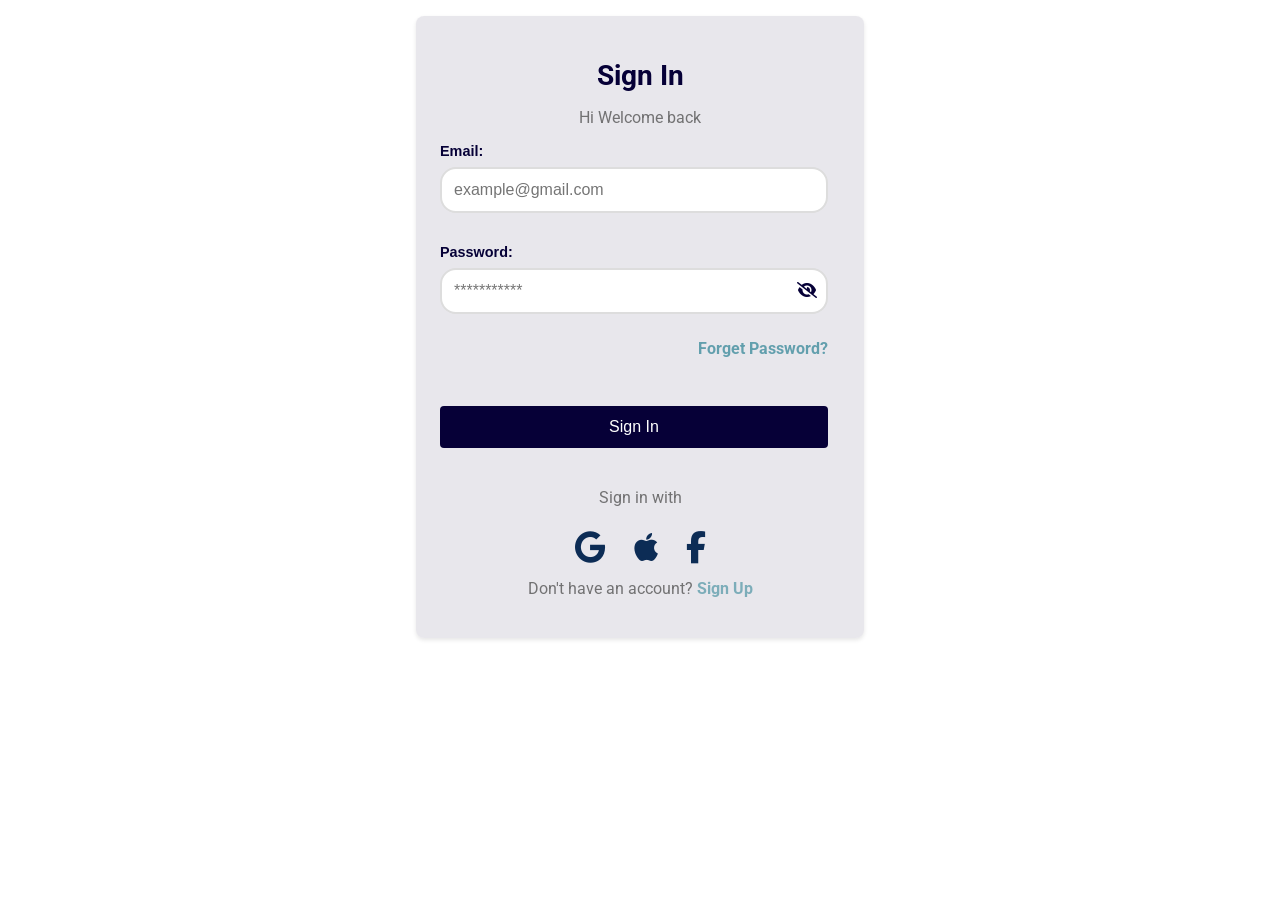
<file: forms/login.html>
<!DOCTYPE html>
<html lang="en">

<head>
    <meta charset="UTF-8">
    <meta name="viewport" content="width=device-width, initial-scale=1.0">
    <title>Sign In</title>
    <script src="login.js"></script>
    <link rel="stylesheet" href="login.css">
    <link rel="stylesheet" href="https://cdnjs.cloudflare.com/ajax/libs/font-awesome/6.5.1/css/all.min.css">
</head>

<body>
    <main>
        <h1>Sign In</h1>
        <p>Hi Welcome back</p>
        <form action="/signin" method="post">
            <label for="username" class="email">Email:</label>
            <input type="text" id="username" name="username" placeholder="example@gmail.com" required><br><br>
            <label for="password" class="password">Password:</label>
            <input type="password" id="password" name="password" placeholder="***********" required> 
            <i class="fa-duotone fa-solid fa-eye-slash"></i>    
            <i class="fa-duotone fa-solid fa-eye" style="display: none;"></i>
            <!-- <span id="togglePassword" class="eye-icon">👁️</span> -->
            <a href="passwordForget.html"><h2>Forget Password?</h2></a>
            <button type="submit">Sign In</button>
            <p>Sign in with</p>
        </form>
        <div class="social-icons">
            <i class="fa-brands fa-google"></i>
            <i class="fa-brands fa-apple"></i>
            <i class="fa-brands fa-facebook-f"></i>
        </div>
        <p>Don't have an account? <a href="sign-up.html">Sign Up</a></p>
    </main>

</body>

</html>
</file>
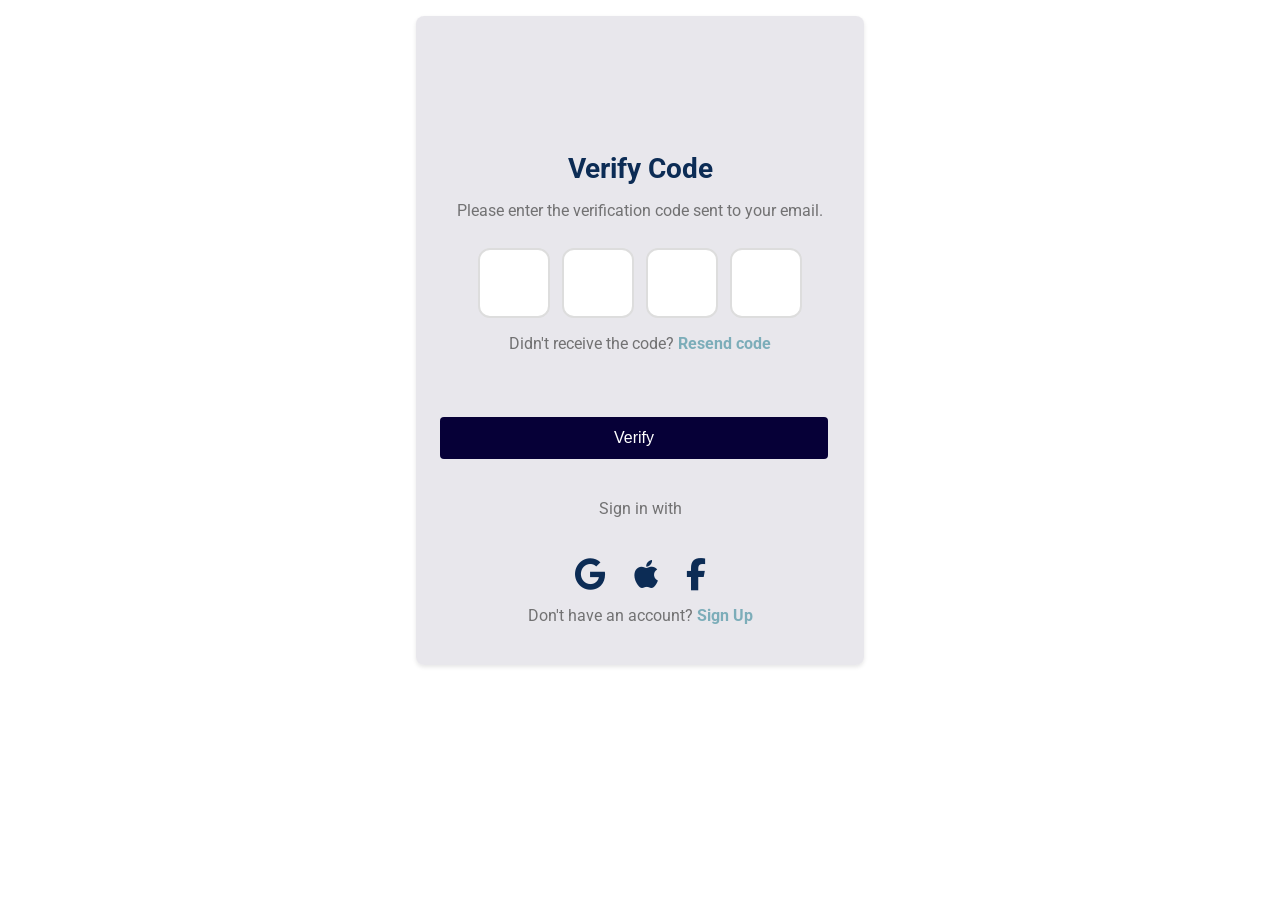
<file: forms/passwordForget.html>
<!DOCTYPE html>
<html lang="en">
<head>
    <meta charset="UTF-8">
    <meta name="viewport" content="width=device-width, initial-scale=1.0">
    <title>Forget Password</title>
    <script src="passwordForget.js"></script>
    <link rel="stylesheet" href="passwordForget.css">
        <link rel="stylesheet" href="https://cdnjs.cloudflare.com/ajax/libs/font-awesome/6.5.1/css/all.min.css">

</head>


<body>
    <main>
        <h1>Verify Code</h1>
        <p>Please enter the verification code sent to your email.</p>
        <div class="otp-container">
            <input type="text" maxlength="1" inputmode="numeric" class="otp-input">
            <input type="text" maxlength="1" inputmode="numeric" class="otp-input">
            <input type="text" maxlength="1" inputmode="numeric" class="otp-input">
            <input type="text" maxlength="1" inputmode="numeric" class="otp-input">
        </div>
        <p>Didn't receive the code? <a href="sign-up.html">Resend code</a></p>
        
         <button type="submit">Verify</button>

          <p> Sign in with </p>
        </form>
        <div class="social-icons">
            <i class="fa-brands fa-google"></i>
            <i class="fa-brands fa-apple"></i>
            <i class="fa-brands fa-facebook-f"></i>
        </div>
        <p>Don't have an account? <a href="sign-up.html">Sign Up</a></p>
    </main>

</body>

</html>
</file>
<file: forms/login.css>
@import url('https://fonts.googleapis.com/css2?family=Roboto:wght@400;700&display=swap');

:root {
    --primary-color: #C5C4CF66;
    --secondary-color: #629FAD;
    --tertiary-color: #0C2C55;
    --background-color: #296374;
    --border-color: #ddd;
    --text-color: #060037;
    --label-color: #555;
    --font-size-xlarge: 2rem;
    --font-size-large: 1.75rem;
    --font-size-medium: 1rem;
    --font-size-small: 0.9rem;
    --spacing-small: 0.5rem;
    --spacing-medium: 0.75rem;
    --spacing-large: 1.5rem;
}

body {
    font-family: 'Roboto', sans-serif;
    color: var(--text-color);
    margin: 0;
    padding: 0;
}

label {
    display: block;
    font-size: var(--font-size-small);
    color: var(--label-color);
    margin-bottom: var(--spacing-small);
    color: var(--text-color);
    font-weight: bold;
    font-family: 'Roboto', sans-serif;
}

main {
    max-width: 25rem;
    max-height: 40rem;
    margin: 1rem auto;
    padding: var(--spacing-large);
    background-color: var(--primary-color);
    border-radius: 8px;
    box-shadow: 0 2px 4px rgba(0, 0, 0, 0.1);
}

h1 {
    font-size: var(--font-size-large);
    color: var(--text-color);
    margin-bottom: var(--spacing-medium);
    text-align: center;
}

h2 {
    font-size: var(--font-size-medium);
    color: var(--secondary-color);
    margin-bottom: var(--spacing-large);
    margin-right: var(--spacing-medium);
    text-align: right;
    cursor: pointer;
    
}

p {
    font-size: var(--font-size-medium);
    color: var(--label-color);
    opacity: 0.8;
    text-align: center;
}

.email, .password {
    display: block;
    font-size: var(--font-size-small);
    color: var(--text-color);
    margin-bottom: var(--spacing-small);
    font-weight: bold;
    font-family: Arial, sans-serif;
}

input[type="text"], input[type="password"] {
    width: 90%;
    padding: var(--spacing-medium);
    margin-bottom: var(--spacing-medium);
    border: 2px solid var(--border-color);
    border-radius: 1rem;
    font-size: var(--font-size-medium);
    
}

input[type="text"]:focus, input[type="password"]:focus {
     border-color: var(--primary-color);
     box-shadow: 0 0 1rem rgba(0, 123, 255, 0.25);
}

/* .eye-icon {
  position: absolute;
  right: 31.5rem;
  top: 45%;
  transform: translateY(-50%);
  cursor: pointer;
  user-select: none;
} */

.fa-eye-slash, .fa-eye {
    cursor: pointer;
    margin-left: -35px;
    position: relative;
    z-index: 10;
}

.fa-eye-slash:hover, .fa-eye:hover {
    opacity: 0.7;
    transition: opacity 0.2s;
}

/* .fa-duotone {
    position: absolute;
    right: 31.5rem;
    top: 45%;
    transform: translateY(-50%);
    cursor: pointer;
    user-select: none;
    font-size: var(--font-size-medium);
    color: var(--label-color);
} */


button {
    width: 97%;
    padding: var(--spacing-medium);
    margin-top: var(--spacing-large);
    margin-bottom: var(--spacing-large);
    background-color: var(--text-color);
    color: #fff;
    border: none;
    border-radius: 4px;
    font-size: var(--font-size-medium);
    cursor: pointer;
    
}

button:hover {
    background-color: var(--tertiary-color);
    transition: all 0.9s ease-in-out;
    /* font-size: var(--font-size-large); */
    /* width: 97%; */
    /* height: 16%; */
    /* transition: font-size 0.9s ease-in-out, background-color 0.3s ease-in-out, width 0.9s ease, height 0.9s ease; */
}

div{
    text-align: center;
    margin-top: var(--font-size-large);
}

.fa-brands {
    font-size: var(--font-size-xlarge);
    margin: 0 var(--spacing-medium);
    color: var(--tertiary-color);
    cursor: pointer;
    align-content: space-evenly;

}

.fa-brands:hover {
    color: var(--secondary-color);
    transition: all 0.5s ease-in-out;
    box-shadow: 0 0 10px var(--secondary-color);
}

.social-icons {
    margin-top: var(--spacing-large);
    margin-bottom: var(--font-size-small);
    text-align: center;
}

a {
    color: var(--secondary-color);
    text-decoration: none;
    font-weight: bold;
    margin-top: 0;
    text-align: right;
    cursor: pointer;
}
</file>
<file: forms/passwordForget.css>
@import url('https://fonts.googleapis.com/css2?family=Roboto:wght@400;700&display=swap');

:root {
    --primary-color: #C5C4CF66;
    --secondary-color: #629FAD;
    --tertiary-color: #0C2C55;
    --background-color: #296374;
    --border-color: #ddd;
    --text-color: #060037;
    --label-color: #555;
    --font-size-xlarge: 2rem;
    --font-size-large: 1.75rem;
    --font-size-medium: 1rem;
    --font-size-small: 0.9rem;
    --spacing-small: 0.5rem;
    --spacing-medium: 0.75rem;
    --spacing-large: 1.5rem;
}

body {
    font-family: 'Roboto', sans-serif;
    color: var(--text-color);
    margin: 0;
    padding: 0;
}


main {
    max-width: 25rem;
    max-height: 40rem;
    margin: 1rem auto;
    padding: var(--spacing-large);
    background-color: var(--primary-color);
    border-radius: 8px;
    box-shadow: 0 2px 4px rgba(0, 0, 0, 0.1);
}

h1 {
    font-size: var(--font-size-large);
    margin-top: 7rem;
    color: var(--tertiary-color);
    margin-bottom: var(--spacing-medium);
    text-align: center;
}

p {
    font-size: var(--font-size-medium);
    color: var(--label-color);
    opacity: 0.8;
    text-align: center;
}

.otp-container {
  display: flex;
  gap: var(--spacing-medium); /* Space between boxes */
  justify-content: center;
}

.otp-input {
  width: 4rem;
  height: 4rem;
  text-align: center;
  font-size: var(--font-size-large);
  font-weight: bold;
  border: 2px solid var(--border-color);
  border-radius: var(--spacing-medium);
  outline: none;
  transition: border-color 0.9s, box-shadow 0.9s;
}

.otp-input:focus {
  border-color: var(--primary-color);
  box-shadow: 0 0 1rem rgba(0, 123, 255, 0.25);
}

a {
    text-decoration: none;
    color: var(--secondary-color);
    font-weight: bold;
    right: 2rem;
}
button {
    width: 97%;
    padding: var(--spacing-medium);
    margin-top: 3rem;
    margin-bottom: var(--spacing-large);
    background-color: var(--text-color);
    color: #fff;
    border: none;
    border-radius: 4px;
    font-size: var(--font-size-medium);
    cursor: pointer;
}

button:hover {
    background-color: var(--tertiary-color);
    transition: all 0.9s ease-in-out;
}

div{
    text-align: center;
    margin-top: var(--font-size-large);
}

.fa-brands {
    font-size: var(--font-size-xlarge);
    margin: 0 var(--spacing-medium);
    color: var(--tertiary-color);
    cursor: pointer;
    align-content: space-evenly;
    margin-top: 1rem;

}

.fa-brands:hover {
    color: var(--secondary-color);
    transition: all 0.5s ease-in-out;
    box-shadow: 0 0 10px var(--secondary-color);
}

.social-icons {
    margin-top: var(--spacing-large);
    margin-bottom: var(--font-size-small);
    text-align: center;
    margin-bottom: none;
}
</file>
